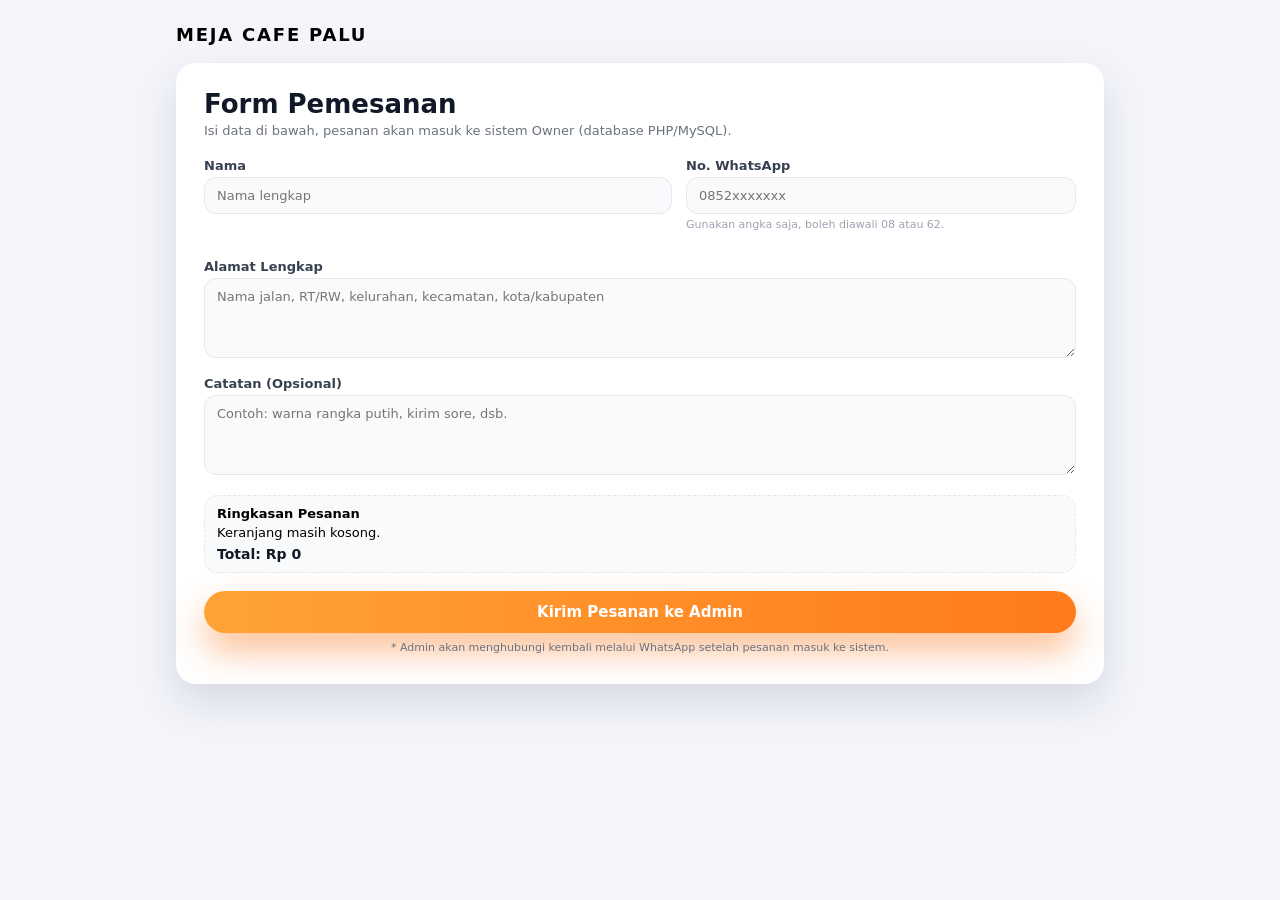
<file: order.html>
<!DOCTYPE html>
<html lang="id">
<head>
  <meta charset="UTF-8">
  <title>Form Pemesanan - Meja Cafe Palu</title>
  <meta name="viewport" content="width=device-width, initial-scale=1.0">

  <style>
    :root {
      --primary: #ff7a1a;
      --primary-dark: #f26a00;
      --bg-body: #f3f5fb;
      --card-bg: #ffffff;
      --border: #e5e7eb;
      --text-main: #111827;
      --text-muted: #6b7280;
      --radius-lg: 20px;
      --shadow-soft: 0 18px 40px rgba(15, 23, 42, 0.12);
    }

    *{
      box-sizing: border-box;
      margin: 0;
      padding: 0;
      font-family: system-ui, -apple-system, BlinkMacSystemFont, "Segoe UI", sans-serif;
    }

    body{
      background: var(--bg-body);
      min-height: 100vh;
    }

    .page-wrapper{
      max-width: 960px;
      margin: 0 auto;
      padding: 24px 16px 40px;
    }

    .brand{
      font-weight: 700;
      font-size: 18px;
      letter-spacing: 0.1em;
      margin-bottom: 18px;
    }

    .form-card{
      background: var(--card-bg);
      border-radius: var(--radius-lg);
      box-shadow: var(--shadow-soft);
      padding: 26px 28px 30px;
    }

    .form-title{
      font-size: 26px;
      font-weight: 700;
      margin-bottom: 4px;
      color: var(--text-main);
    }

    .form-subtitle{
      font-size: 13px;
      color: var(--text-muted);
      margin-bottom: 20px;
    }

    .row{
      display: grid;
      grid-template-columns: 1.2fr 1fr;
      gap: 14px;
      margin-bottom: 14px;
    }

    .form-group{
      margin-bottom: 14px;
    }

    label{
      display: block;
      font-size: 13px;
      font-weight: 600;
      margin-bottom: 4px;
      color: #374151;
    }

    input[type="text"],
    input[type="tel"],
    select,
    textarea{
      width: 100%;
      border-radius: 12px;
      border: 1px solid var(--border);
      padding: 10px 12px;
      font-size: 13px;
      outline: none;
      transition: 0.15s;
      background: #f9fafb;
    }

    input:focus,
    select:focus,
    textarea:focus{
      border-color: #4f46e5;
      box-shadow: 0 0 0 1px rgba(79,70,229,0.14);
      background: #ffffff;
    }

    textarea{
      resize: vertical;
      min-height: 80px;
    }

    .hint{
      font-size: 11px;
      color: #9ca3af;
      margin-top: 4px;
    }

    .btn-submit{
      width: 100%;
      border-radius: 999px;
      border: none;
      margin-top: 18px;
      padding: 12px 18px;
      font-size: 15px;
      font-weight: 600;
      color: #ffffff;
      background: linear-gradient(90deg,#ffa337,#ff7a1a);
      box-shadow: 0 18px 35px rgba(249,115,22,0.45);
      cursor: pointer;
      display: flex;
      align-items: center;
      justify-content: center;
      gap: 8px;
    }

    .btn-submit:active{
      transform: translateY(1px);
      box-shadow: 0 10px 22px rgba(249,115,22,0.45);
    }

    .footer-note{
      margin-top: 8px;
      font-size: 11px;
      color: var(--text-muted);
      text-align: center;
    }

    .summary-box{
      margin-top: 16px;
      padding: 10px 12px;
      border-radius: 14px;
      background: #f9fafb;
      font-size: 13px;
      border: 1px dashed #e5e7eb;
    }

    .summary-title{
      font-weight: 600;
      margin-bottom: 4px;
    }

    .summary-price{
      margin-top: 6px;
      font-weight: 700;
      font-size: 14px;
      color: var(--text-main);
    }

    @media (max-width: 768px){
      .form-card{ padding: 22px 18px 26px; }
      .row{ grid-template-columns: 1fr; }
      .page-wrapper{ padding-inline: 10px; }
    }
  </style>
</head>
<body>

<div class="page-wrapper">
  <div class="brand">MEJA CAFE PALU</div>

  <div class="form-card">
    <div class="form-title">Form Pemesanan</div>
    <div class="form-subtitle">
      Isi data di bawah, pesanan akan masuk ke sistem Owner (database PHP/MySQL).
    </div>

    <!-- FORM SEKARANG KIRIM KE PHP -->
    <form id="orderForm" action="save_order.php" method="POST">
      <!-- NAMA & WHATSAPP -->
      <div class="row">
        <div class="form-group">
          <label>Nama</label>
          <input type="text" id="customer_name" name="customer_name"
                 placeholder="Nama lengkap" required>
        </div>

        <div class="form-group">
          <label>No. WhatsApp</label>
          <input type="tel" id="customer_phone" name="customer_phone"
                 placeholder="0852xxxxxxx" required>
          <div class="hint">Gunakan angka saja, boleh diawali 08 atau 62.</div>
        </div>
      </div>

      <!-- ALAMAT -->
      <div class="form-group">
        <label>Alamat Lengkap</label>
        <textarea id="customer_address" name="customer_address"
                  placeholder="Nama jalan, RT/RW, kelurahan, kecamatan, kota/kabupaten"
                  required></textarea>
      </div>

      <!-- CATATAN -->
      <div class="form-group">
        <label>Catatan (Opsional)</label>
        <textarea id="notes" name="notes"
                  placeholder="Contoh: warna rangka putih, kirim sore, dsb."></textarea>
      </div>

      <!-- RINGKASAN -->
      <div class="summary-box">
        <div class="summary-title">Ringkasan Pesanan</div>
        <div id="summaryProduct">Keranjang masih kosong.</div>
        <div id="summaryQty"></div>
        <div class="summary-price" id="summaryTotal">Total: Rp 0</div>
      </div>

      <!-- HIDDEN UNTUK DIKIRIM KE PHP -->
      <input type="hidden" id="items_summary" name="items_summary">
      <input type="hidden" id="total_amount" name="total_amount">

      <button type="submit" class="btn-submit">
        Kirim Pesanan ke Admin
      </button>

      <div class="footer-note">
        * Admin akan menghubungi kembali melalui WhatsApp setelah pesanan masuk ke sistem.
      </div>
    </form>
  </div>
</div>

<script>
  // ====== BACA DATA KERANJANG DARI LOCALSTORAGE ======
  const cartPayload = JSON.parse(localStorage.getItem('MEJA_CAFE_CART') || '{}');
  const cartItems   = cartPayload.cart  || [];
  let   totalAmount = cartPayload.total || 0;

  function formatRupiah(num) {
    return "Rp " + (Number(num) || 0).toLocaleString("id-ID");
  }

  function renderSummary() {
    const summaryProduct = document.getElementById("summaryProduct");
    const summaryQty     = document.getElementById("summaryQty");
    const summaryTotal   = document.getElementById("summaryTotal");

    if (!cartItems.length) {
      summaryProduct.textContent = "Keranjang masih kosong.";
      summaryQty.textContent     = "";
      summaryTotal.textContent   = "Total: Rp 0";
      totalAmount = 0;
      return;
    }

    const names    = cartItems.map(i => i.name);
    const totalQty = cartItems.reduce((sum, i) => sum + i.quantity, 0);

    summaryProduct.textContent = `${totalQty} item: ${names.join(", ")}`;
    summaryQty.textContent     = "";
    summaryTotal.textContent   = "Total: " + formatRupiah(totalAmount);
  }

  // bikin teks detail keranjang buat disimpan ke DB
  function buildCartText() {
    if (!cartItems.length) return "";
    let cartText = "";
    cartItems.forEach((item, idx) => {
      const subtotal = item.price * item.quantity;
      cartText += `${idx + 1}. ${item.name} | Qty: ${item.quantity} | Harga: ${formatRupiah(item.price)} | Subtotal: ${formatRupiah(subtotal)}\n`;
    });
    cartText += `\nTOTAL: ${formatRupiah(totalAmount)}\n`;
    const notes = document.getElementById("notes").value.trim();
    if (notes) cartText += `Catatan: ${notes}`;
    return cartText;
  }

  renderSummary();

  // ====== SUBMIT KE save_order.php ======
  const form = document.getElementById("orderForm");

  form.addEventListener("submit", function(e) {
    if (!cartItems.length) {
      e.preventDefault();
      alert("Keranjang masih kosong. Silakan kembali ke halaman utama dan pilih produk.");
      return;
    }

    // isi hidden sebelum form dikirim
    document.getElementById("items_summary").value = buildCartText();
    document.getElementById("total_amount").value  = totalAmount || 0;
    // setelah ini form lanjut submit normal ke PHP
  });
</script>
</body>
</html>
</file>
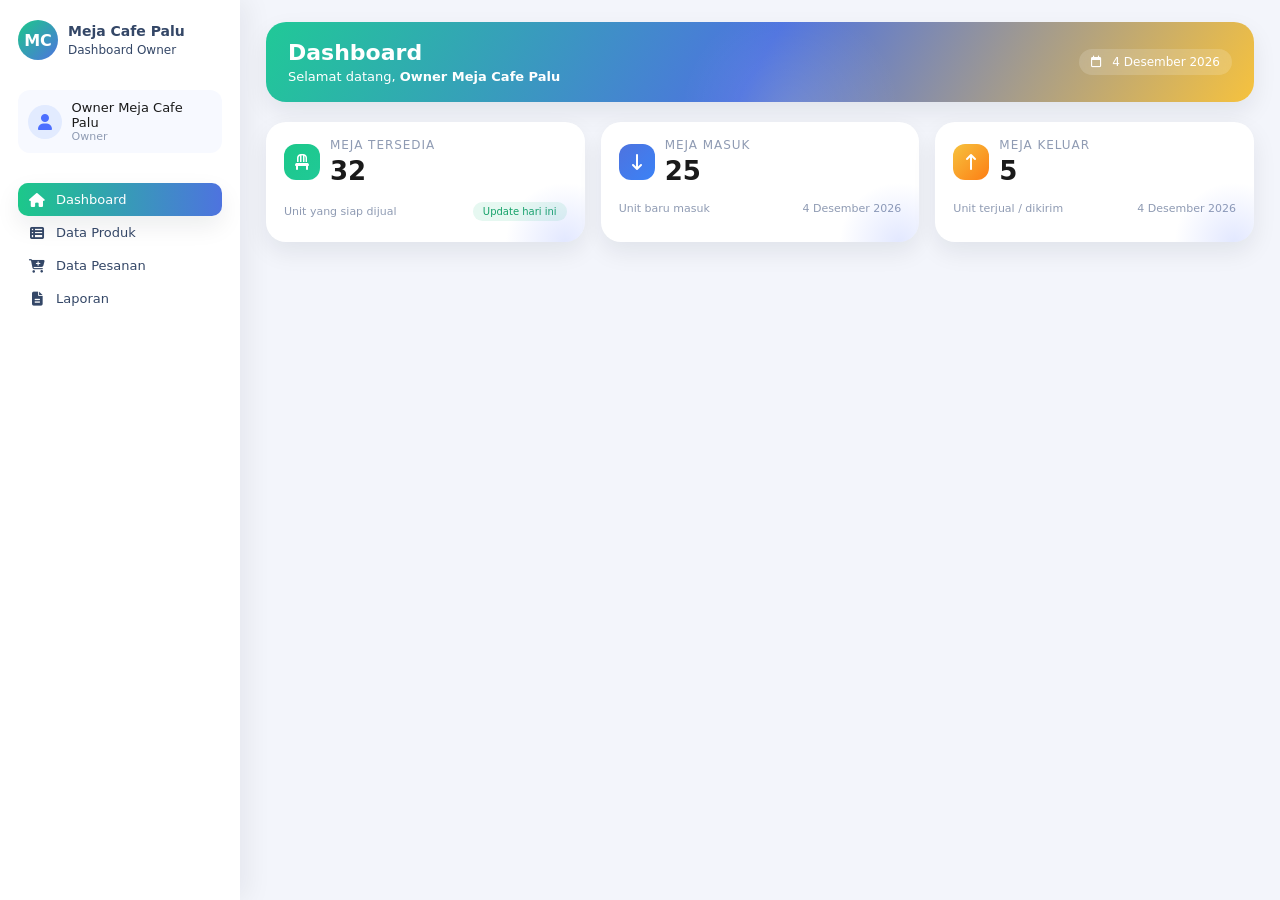
<file: owner/owner.html>
<!DOCTYPE html>
<html lang="id">
<head>
  <meta charset="UTF-8">
  <title>Dashboard - MEJA CAFE PALU</title>
  <meta name="viewport" content="width=device-width, initial-scale=1.0">

  <!-- Icon (opsional) -->
  <link rel="stylesheet" href="https://cdnjs.cloudflare.com/ajax/libs/font-awesome/6.5.1/css/all.min.css">

  <style>
    :root{
      --sidebar-bg: #ffffff;
      --sidebar-text: #344767;
      --primary: #1cc88a;
      --primary-dark: #198754;
      --accent: #4e73df;
      --bg-body: #f3f5fb;
      --card-bg: #ffffff;
      --text-dark: #1a1a1a;
      --text-muted: #8f9bb3;
      --radius-lg: 20px;
      --shadow-soft: 0 10px 25px rgba(15, 23, 42, 0.08);
    }

    *{
      box-sizing: border-box;
      margin: 0;
      padding: 0;
      font-family: system-ui, -apple-system, BlinkMacSystemFont, "Segoe UI", sans-serif;
    }

    body{
      background: var(--bg-body);
      color: var(--text-dark);
      min-height: 100vh;
      display: flex;
    }

    /* SIDEBAR */
    .sidebar{
      width: 240px;
      background: var(--sidebar-bg);
      box-shadow: 8px 0 25px rgba(15,23,42,0.06);
      padding: 20px 18px;
      display: flex;
      flex-direction: column;
      position: fixed;
      inset: 0 auto 0 0;
    }

    .brand{
      display: flex;
      align-items: center;
      gap: 10px;
      margin-bottom: 30px;
    }

    .brand-logo{
      width: 40px;
      height: 40px;
      border-radius: 50%;
      background: linear-gradient(135deg, #1cc88a, #4e73df);
      display: flex;
      align-items: center;
      justify-content: center;
      color: #fff;
      font-weight: 700;
    }

    .brand-text{
      font-weight: 700;
      font-size: 14px;
      line-height: 1.3;
      color: var(--sidebar-text);
    }

    .brand-text small{
      font-weight: 400;
      font-size: 12px;
    }

    .user-box{
      display: flex;
      align-items: center;
      gap: 10px;
      margin-bottom: 20px;
      padding: 10px;
      border-radius: 12px;
      background: #f7f9ff;
    }

    .user-avatar{
      width: 34px;
      height: 34px;
      border-radius: 50%;
      background: #e2ebff;
      display: flex;
      align-items: center;
      justify-content: center;
      color: #4c6fff;
    }

    .user-info{
      font-size: 13px;
    }

    .user-info span{
      display: block;
    }

    .user-role{
      font-size: 11px;
      color: var(--text-muted);
    }

    .menu{
      list-style: none;
      margin-top: 10px;
    }

    .menu-link{
      display: flex;
      align-items: center;
      gap: 10px;
      padding: 9px 10px;
      border-radius: 10px;
      font-size: 13px;
      color: var(--sidebar-text);
      text-decoration: none;
      transition: 0.2s;
    }

    .menu-link i{
      font-size: 14px;
      width: 18px;
      text-align: center;
    }

    .menu-link.active,
    .menu-link:hover{
      background: linear-gradient(90deg,#1cc88a,#4e73df);
      color: #fff;
      box-shadow: var(--shadow-soft);
    }

    /* MAIN */
    .main{
      margin-left: 240px;
      flex: 1;
      padding: 22px 26px;
      display: flex;
      flex-direction: column;
      gap: 20px;
    }

    /* HEADER/TOPBAR */
    .topbar{
      border-radius: var(--radius-lg);
      padding: 18px 22px;
      background: linear-gradient(120deg,#20c997,#4e73df,#f6c23e);
      color: #fff;
      box-shadow: var(--shadow-soft);
      position: relative;
      overflow: hidden;
    }

    .topbar::after{
      content: "";
      position: absolute;
      inset: -40px auto auto 40%;
      width: 260px;
      height: 260px;
      background: radial-gradient(circle at center, rgba(255,255,255,0.26), transparent 60%);
      opacity: .4;
    }

    .topbar-inner{
      position: relative;
      display: flex;
      align-items: center;
      justify-content: space-between;
      gap: 20px;
      z-index: 1;
    }

    .topbar-title{
      font-size: 22px;
      font-weight: 700;
      margin-bottom: 4px;
    }

    .topbar-subtitle{
      font-size: 13px;
    }

    .topbar-pill{
      padding: 6px 12px;
      background: rgba(255,255,255,0.16);
      border-radius: 999px;
      font-size: 12px;
      backdrop-filter: blur(6px);
      white-space: nowrap;
    }

    /* CARDS */
    .cards{
      display: grid;
      grid-template-columns: repeat(3,minmax(0,1fr));
      gap: 16px;
    }

    .card{
      background: var(--card-bg);
      border-radius: var(--radius-lg);
      padding: 16px 18px;
      box-shadow: var(--shadow-soft);
      display: flex;
      flex-direction: column;
      gap: 12px;
      min-height: 120px;
      position: relative;
      overflow: hidden;
    }

    .card::before{
      content:"";
      position:absolute;
      inset:auto -40px -60px auto;
      width: 120px;
      height: 120px;
      border-radius: 40%;
      background: radial-gradient(circle at center, rgba(76,111,255,0.16), transparent 70%);
    }

    .card-header{
      display: flex;
      align-items: center;
      gap: 10px;
    }

    .card-icon{
      width: 36px;
      height: 36px;
      border-radius: 12px;
      display: flex;
      align-items: center;
      justify-content: center;
      color: #fff;
      font-size: 16px;
    }

    .card-title{
      font-size: 12px;
      text-transform: uppercase;
      letter-spacing: .08em;
      color: var(--text-muted);
    }

    .card-value{
      font-size: 26px;
      font-weight: 700;
      margin-top: 4px;
      color: var(--text-dark);
    }

    .card-footer{
      font-size: 11px;
      color: var(--text-muted);
      display: flex;
      justify-content: space-between;
      align-items: center;
      margin-top: 4px;
    }

    .badge-soft{
      padding: 4px 10px;
      border-radius: 999px;
      background: #e6f8f1;
      color: #16a269;
      font-size: 10px;
    }

    .card-icon.green{ background: linear-gradient(135deg,#1cc88a,#20c997); }
    .card-icon.blue{ background: linear-gradient(135deg,#4e73df,#3b82f6); }
    .card-icon.orange{ background: linear-gradient(135deg,#f6c23e,#fd7e14); }

    /* RESPONSIVE */
    @media (max-width: 992px){
      .cards{ grid-template-columns: repeat(2,minmax(0,1fr)); }
    }

    @media (max-width: 768px){
      body{ flex-direction: column; }
      .sidebar{
        position: static;
        width: 100%;
        flex-direction: row;
        align-items: center;
        padding: 10px 16px;
        gap: 14px;
      }
      .user-box{ display: none; }
      .menu{
        display: flex;
        flex: 1;
        overflow-x: auto;
      }
      .menu-link{ white-space: nowrap; }
      .main{
        margin-left: 0;
        padding: 16px;
      }
      .cards{ grid-template-columns: 1fr; }
    }
  </style>
</head>
<body>

  <!-- SIDEBAR -->
  <aside class="sidebar">
    <div class="brand">
      <div class="brand-logo">MC</div>
      <div class="brand-text">
        Meja Cafe Palu<br>
        <small>Dashboard Owner</small>
      </div>
    </div>

    <div class="user-box">
      <div class="user-avatar">
        <i class="fa-solid fa-user"></i>
      </div>
      <div class="user-info">
        <span>Owner Meja Cafe Palu</span>
        <span class="user-role">Owner</span>
      </div>
    </div>

    <ul class="menu">
      <li><a href="#" class="menu-link active"><i class="fa-solid fa-house"></i> Dashboard</a></li>
      <li><a href="#" class="menu-link"><i class="fa-solid fa-table-list"></i> Data Produk</a></li>
      <li><a href="#" class="menu-link"><i class="fa-solid fa-cart-plus"></i> Data Pesanan</a></li>
      <li><a href="#" class="menu-link"><i class="fa-solid fa-file-lines"></i> Laporan</a></li>
    </ul>
  </aside>

  <!-- MAIN CONTENT -->
  <main class="main">
    <!-- HEADER -->
    <section class="topbar">
      <div class="topbar-inner">
        <div>
          <div class="topbar-title">Dashboard</div>
          <div class="topbar-subtitle">
            Selamat datang, <strong>Owner Meja Cafe Palu</strong>
          </div>
        </div>
        <div class="topbar-pill">
          <i class="fa-regular fa-calendar"></i>
          <span id="currentDate" style="margin-left:6px;">Tanggal</span>
        </div>
      </div>
    </section>

    <!-- STAT CARDS -->
    <section class="cards">
      <!-- Meja Tersedia -->
      <article class="card">
        <div class="card-header">
          <div class="card-icon green">
            <i class="fa-solid fa-chair"></i>
          </div>
          <div>
            <div class="card-title">Meja Tersedia</div>
            <div class="card-value">32</div>
          </div>
        </div>
        <div class="card-footer">
          <span>Unit yang siap dijual</span>
          <span class="badge-soft">Update hari ini</span>
        </div>
      </article>

      <!-- Meja Masuk -->
      <article class="card">
        <div class="card-header">
          <div class="card-icon blue">
            <i class="fa-solid fa-arrow-down-long"></i>
          </div>
          <div>
            <div class="card-title">Meja Masuk</div>
            <div class="card-value">25</div>
          </div>
        </div>
        <div class="card-footer">
          <span>Unit baru masuk</span>
          <span id="dateInCard">Tanggal</span>
        </div>
      </article>

      <!-- Meja Keluar -->
      <article class="card">
        <div class="card-header">
          <div class="card-icon orange">
            <i class="fa-solid fa-arrow-up-long"></i>
          </div>
          <div>
            <div class="card-title">Meja Keluar</div>
            <div class="card-value">5</div>
          </div>
        </div>
        <div class="card-footer">
          <span>Unit terjual / dikirim</span>
          <span id="dateOutCard">Tanggal</span>
        </div>
      </article>
    </section>
  </main>

  <!-- JS untuk tanggal otomatis -->
  <script>
    function formatTanggalIndonesia(date){
      const bulan = [
        "Januari","Februari","Maret","April","Mei","Juni",
        "Juli","Agustus","September","Oktober","November","Desember"
      ];
      const d = date.getDate();
      const m = bulan[date.getMonth()];
      const y = date.getFullYear();
      return d + " " + m + " " + y;
    }

    const today = formatTanggalIndonesia(new Date());
    document.getElementById("currentDate").textContent = today;
    document.getElementById("dateInCard").textContent = today;
    document.getElementById("dateOutCard").textContent = today;
  </script>
</body>
</html>
</file>
